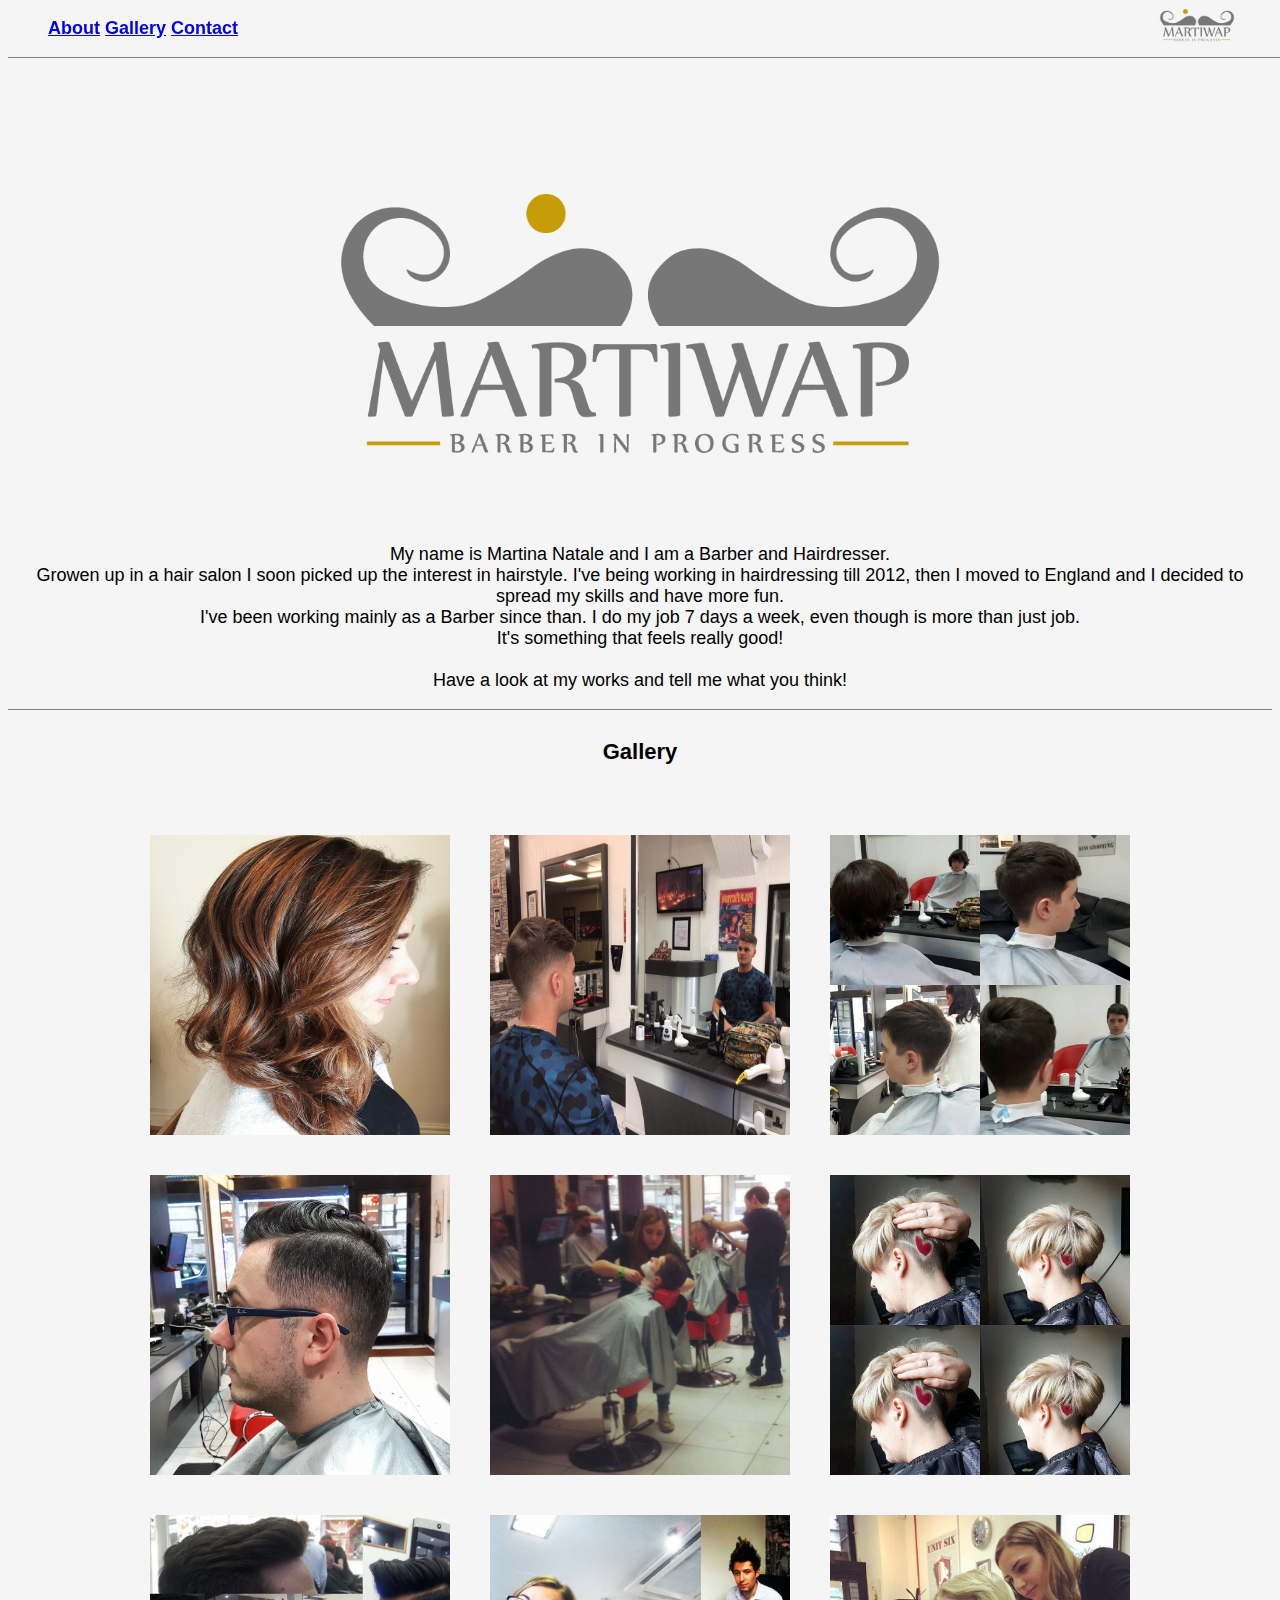
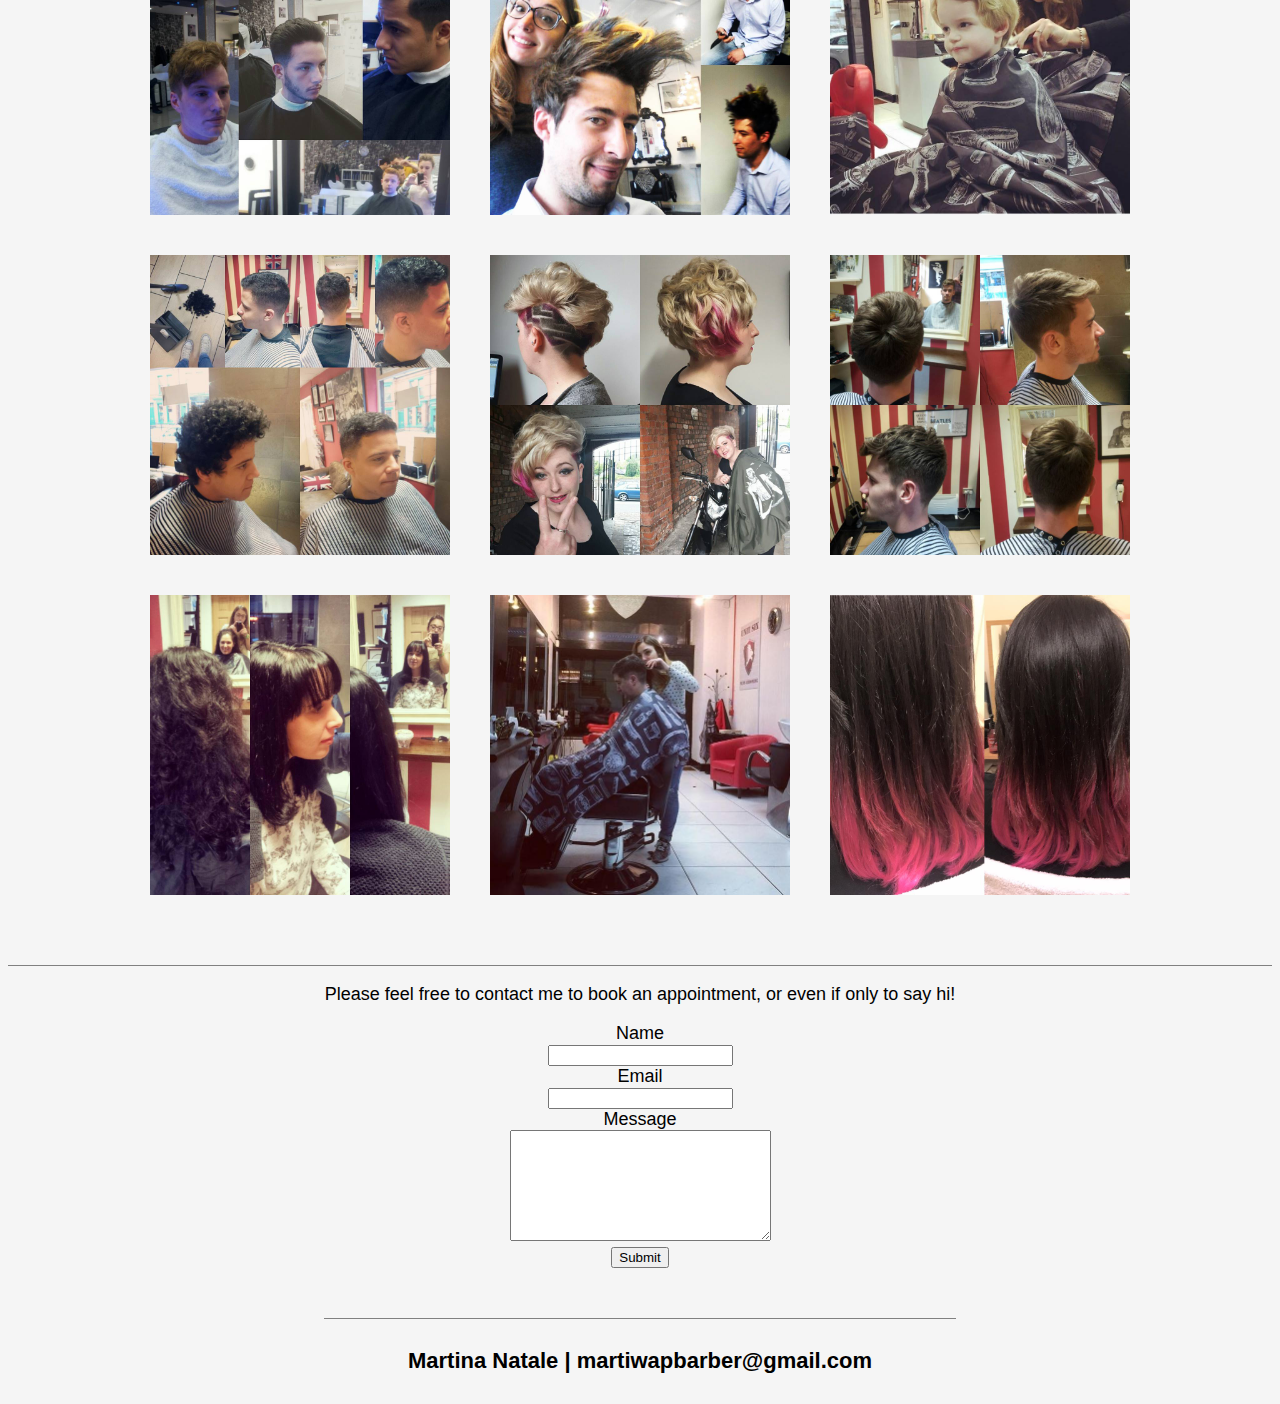
<file: barber/index.html>
<!DOCTYPE html>
<html lang="en">

<head>

	<meta charset="utf-8">
	<title>MartiWap Barber WebPage</title>
	<link rel="stylesheet" type="text/css" href="./css/style.css">

</head>

<body>

	<div class="header">
		<div class="nav">
			<ul>
				<li><a href="#about">About</a></li>
				<li><a href="#gallery">Gallery</a></li>
				<li><a href="#contact">Contact</a></li>
			</ul>
		</div>
		<img src="./resources/black-01.png" id="logo">
	</div>

	<button onclick="topFunction()" id="myBtn" title="Go to top">Back to Top</button>

	<div class="container">
		
		<img src="./resources/black-01.png" id="bigLogo">

		<div class="about" id="about">
			<p>My name is Martina Natale and I am a Barber and Hairdresser. 
			<br> Growen up in a hair salon I soon picked up the interest in hairstyle. I've being working in hairdressing till 2012, then I moved to England and I decided to spread my skills and have more fun. 
			<br> I've been working mainly as a Barber since than. I do my job 7 days a week, even though is more than just job.
			<br> It's something that feels really good! 
			<br>
			<br> Have a look at my works and tell me what you think!</p>
		</div>

		
		<h4>Gallery</h4>
		<br>

		<div class="gallery" id="gallery">	
			<img src="./resources/haircut/14608785_1773132209602224_7539604981378204098_o.jpg" class="item">
			<img src="./resources/haircut/20245423_1914283465487097_3660806388493141466_n.jpg" class="item">
			<img src="./resources/haircut/13606474_1735337066715072_4774649029540841369_n.jpg" class="item">
			<img src="./resources/haircut/12391038_1654680418114071_6502923384611050619_n.jpg" class="item">
			<img src="./resources/haircut/13087929_1709759732606139_3304384438457604835_n.jpg" class="item">
			<img src="./resources/haircut/12974300_1698123677103078_5014693397476754336_n.jpg" class="item">
			<img src="./resources/haircut/12002825_1629599223955524_5522287862927405540_n.jpg" class="item">
			<img src="./resources/haircut/11889562_1619839018264878_4476597308298854933_n.jpg" class="item">
			<img src="./resources/haircut/17861819_1865894646992646_6264880559272787291_n.jpg" class="item">
			<img src="./resources/haircut/12006132_1632460773669369_4410706840507985064_n.jpg" class="item">
			<img src="./resources/haircut/13263740_1714316658817113_8004522194866028730_n.jpg" class="item">
			<img src="./resources/haircut/12115425_1639557172959729_4039166890562989494_n.jpg" class="item">
			<img src="./resources/haircut/12096225_1636347353280711_1649509451441684299_n.jpg" class="item">
			<img src="./resources/haircut/15826403_1817962111785900_7451024894282634414_n.jpg" class="item">
			<img src="./resources/haircut/16998005_1844166222498822_6286763859028586143_n.jpg" class="item">
		</div>
	</div>

	<div class="footer">

		<div class="contact" id="form">
			<p>Please feel free to contact me to book an appointment, or even if only to say hi!</p>
			<div id="errors">
			</div>
			<form action="http://martiwap.dev/barber/contactForm.php" method="post" id="contact-form">
				<label for="name">Name </label><br>
				<input type="text" name="name" id="name"><br>

				<label for="email">Email </label><br>
				<input type="email" name="email" id="email"><br>

				<label for="message">Message</label><br>
				<textarea type="text" name="message" id="message" rows="7" cols="30"></textarea><br>

				<input type="submit" value="Submit"> 
					
			</form>
		</div>

		<div class="author">
			<h4> Martina Natale   |   martiwapbarber@gmail.com  </h4>
		</div>

	</div>

	<script src="//ajax.googleapis.com/ajax/libs/jquery/2.0.3/jquery.min.js"></script> 

	 <script>

        $(document).ready(function() {
            $('#contact-form').on('submit', function(e) {
                e.preventDefault();

                $.post($(this).attr('action'), {
                	"name": $('#name').val(),
        			"email": $('#email').val(),
    				"message": $('#message').val(),
    				"spoof": "test"
                }).done(function(res) {
                    window.location = 'http://www.google.com';
                }).fail(function() {
                    $('#errors').html('').append(res);
                });

                return false;
            });
        });
    </script>

    <script type="text/javascript">
    	// When the user scrolls down 20px from the top of the document, show the button
		window.onscroll = function() {scrollFunction()};

		function scrollFunction() {
		    if (document.body.scrollTop > 20 || document.documentElement.scrollTop > 20) {
		        document.getElementById("myBtn").style.display = "block";
		    } else {
		        document.getElementById("myBtn").style.display = "none";
		    }
		}

		// When the user clicks on the button, scroll to the top of the document
		function topFunction() {
		    document.body.scrollTop = 0; // For Chrome, Safari and Opera 
		    document.documentElement.scrollTop = 0; // For IE and Firefox
		}
    </script>

</body>
</html>
</file>
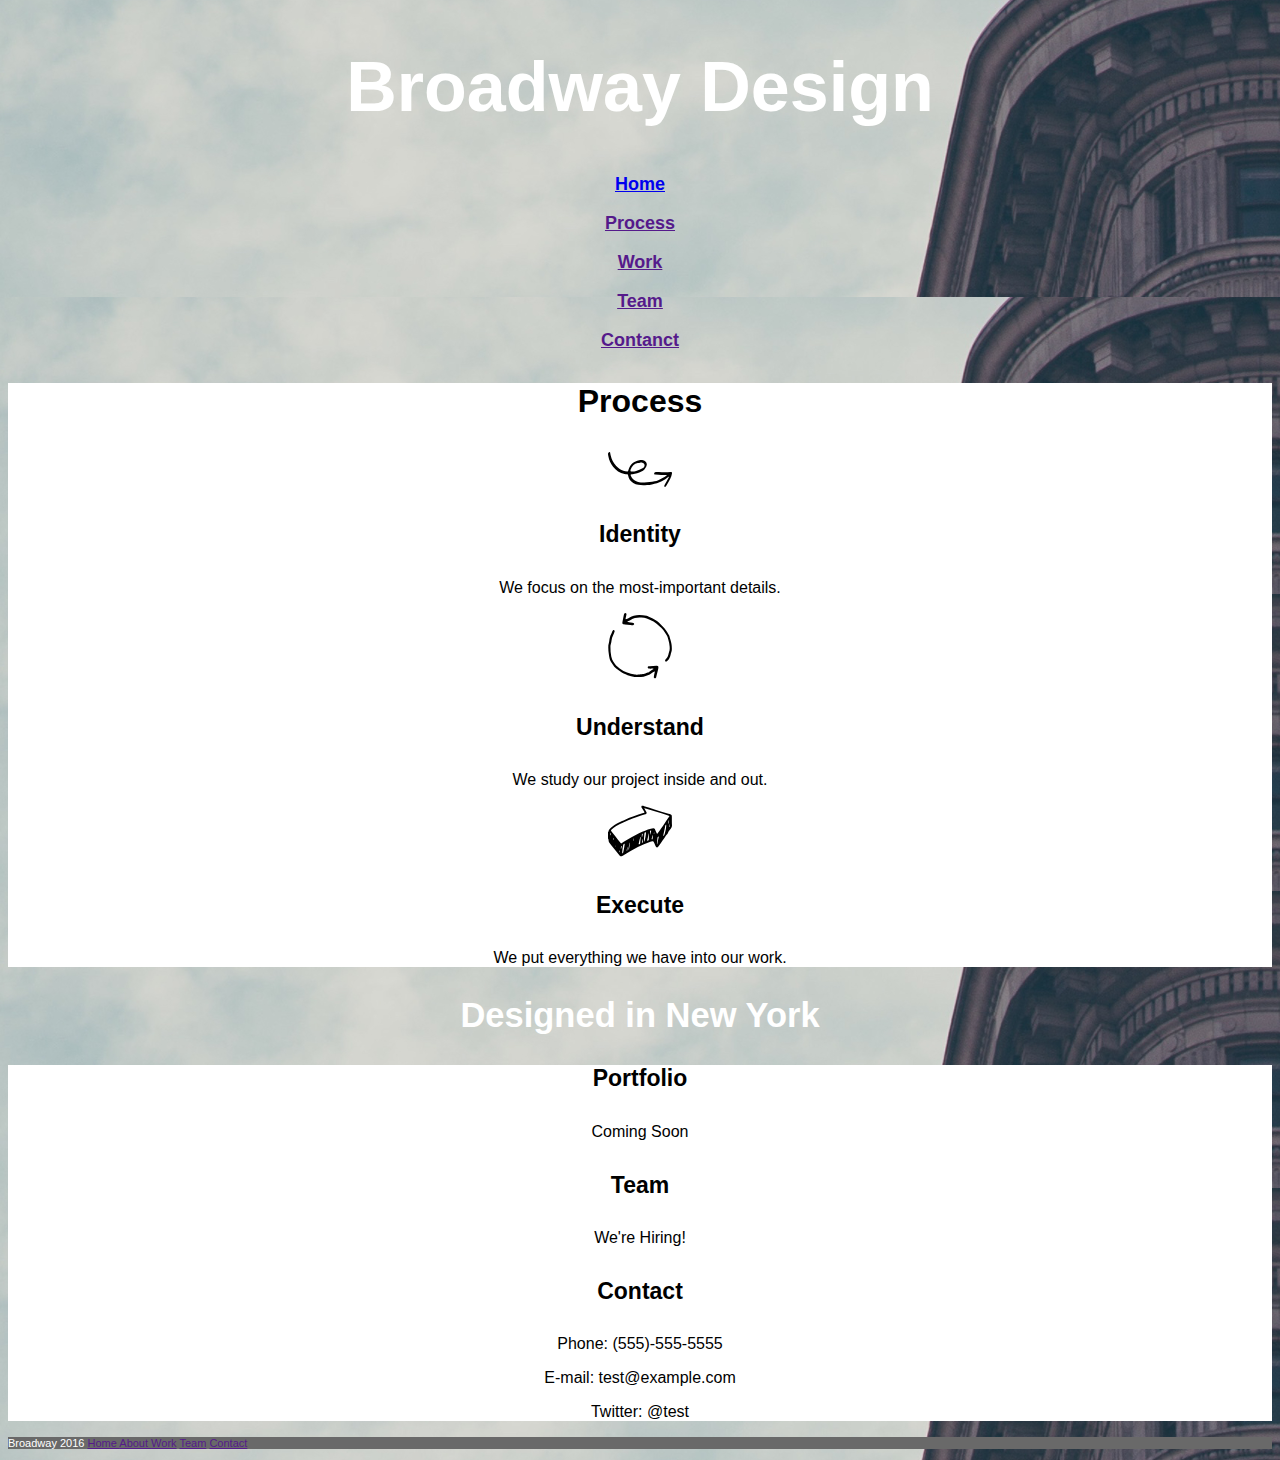
<file: broadwayDesign/index.html>
<!DOCTYPE html>
<html lang="en">
<head>

	<meta charset="utf-8">
	<title>BroadwayDesign</title>
	<link rel="stylesheet" type="text/css" href="css/style.css">

</head>
<body>

	<div class="header">
		<h1>Broadway Design</h1>
		<nav>
			<p><a href="index.html">Home</a></p>
			<p><a href="">Process</a></p>
			<p><a href="">Work</a></p>
			<p><a href="">Team</a></p>
			<p><a href="">Contanct</a></p>
		</nav>
	</div>

	<div class="container">
		<h3>Process</h3>
		<img src="./resources/identify.svg" id="curlyArrow">
		<h4>Identity</h4>
		<p>We focus on the most-important details.</p>
		<img src="./resources/understand.svg" id="roundArrow">
		<h4>Understand</h4>
		<p>We study our project inside and out.</p>
		<img src="./resources/execute.svg" id="dirArrow">
		<h4>Execute</h4>
		<p>We put everything we have into our work.</p>
	</div>

	<div class="subHeader">
		<h2>Designed in New York</h2>		
	</div>

	<div class="container">
		<h4>Portfolio</h4>
		<p>Coming Soon</p>
		<h4>Team</h4>
		<p>We're Hiring!</p>
		<h4>Contact</h4>
		<p>Phone: (555)-555-5555</p>
		<p>E-mail: test@example.com</p>
		<p>Twitter: @test</p>
	</div>

	<div class="footer">
		<p>Broadway 2016 
		<a href="">Home </a>
		<a href="">About </a>
		<a href="">Work</a>
		<a href="">Team</a>
		<a href="">Contact</a>
		</p>
	</div>

</body>
</html>
</file>
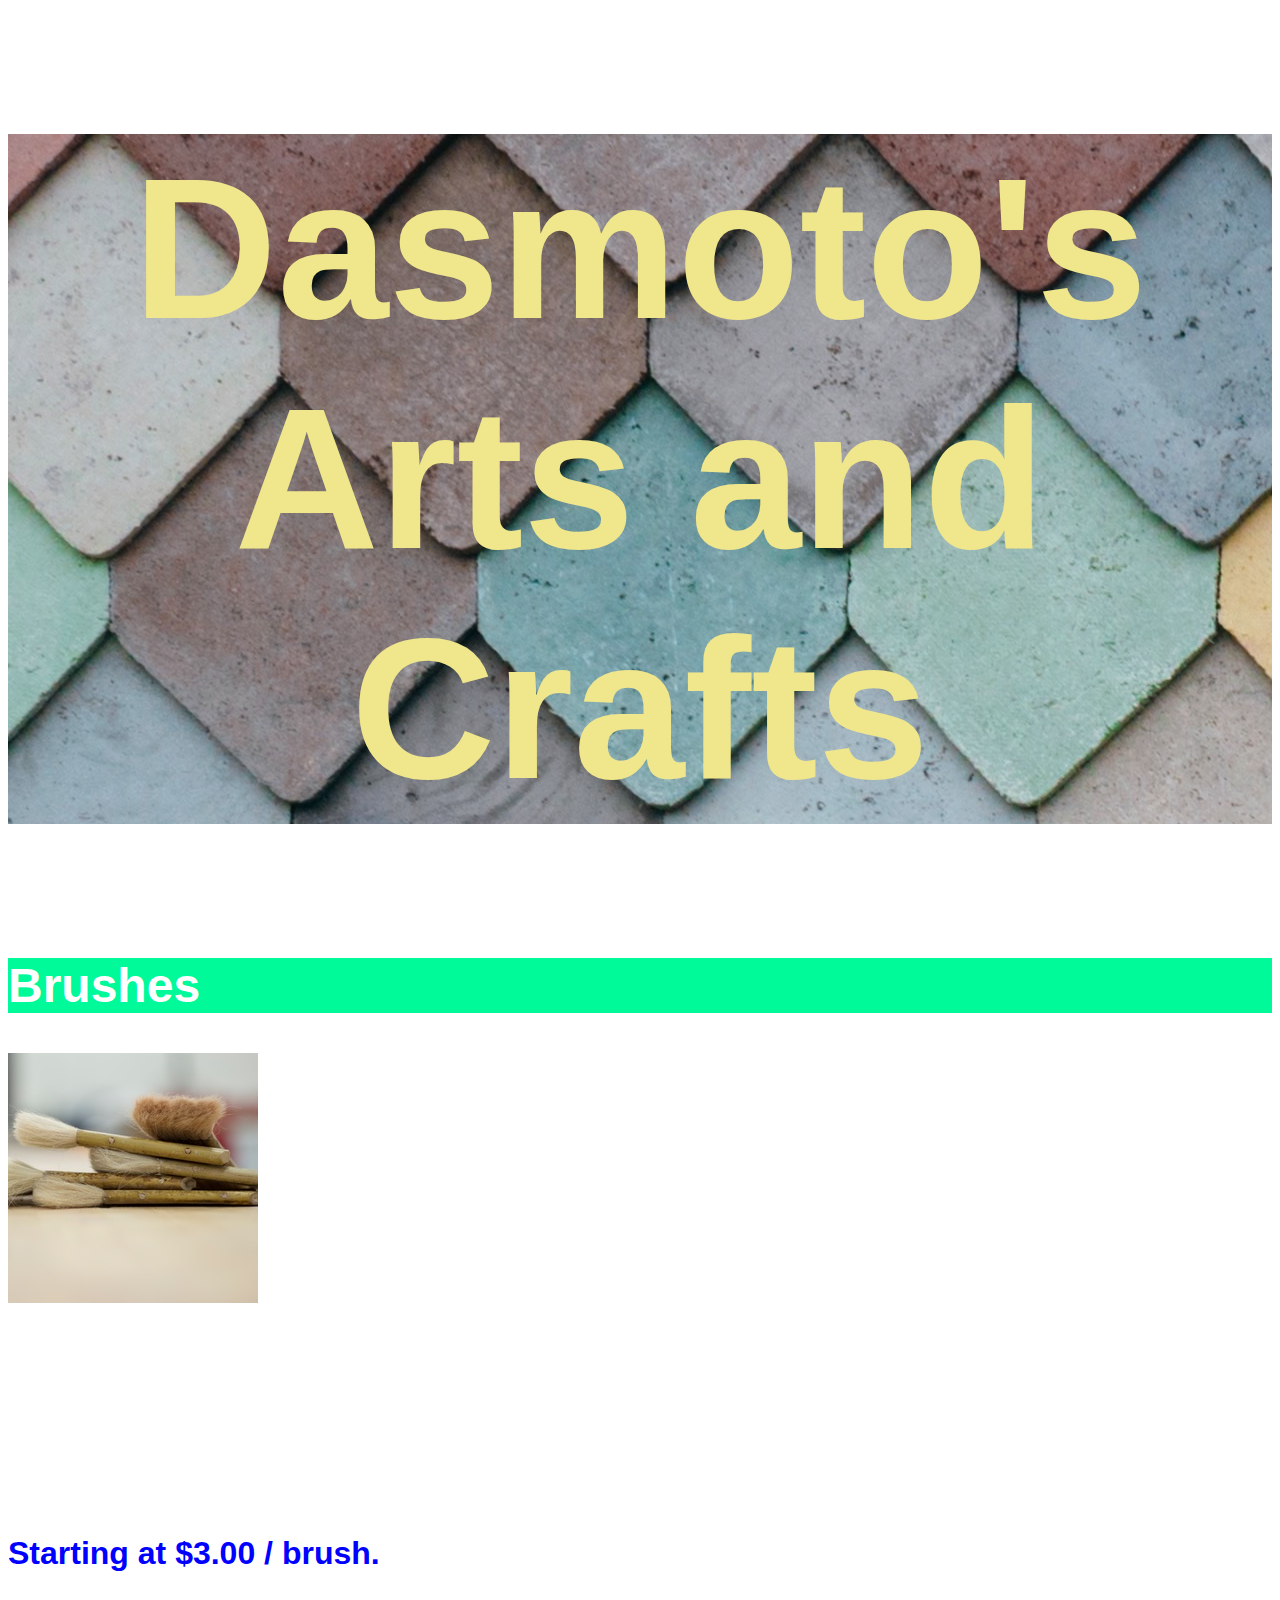
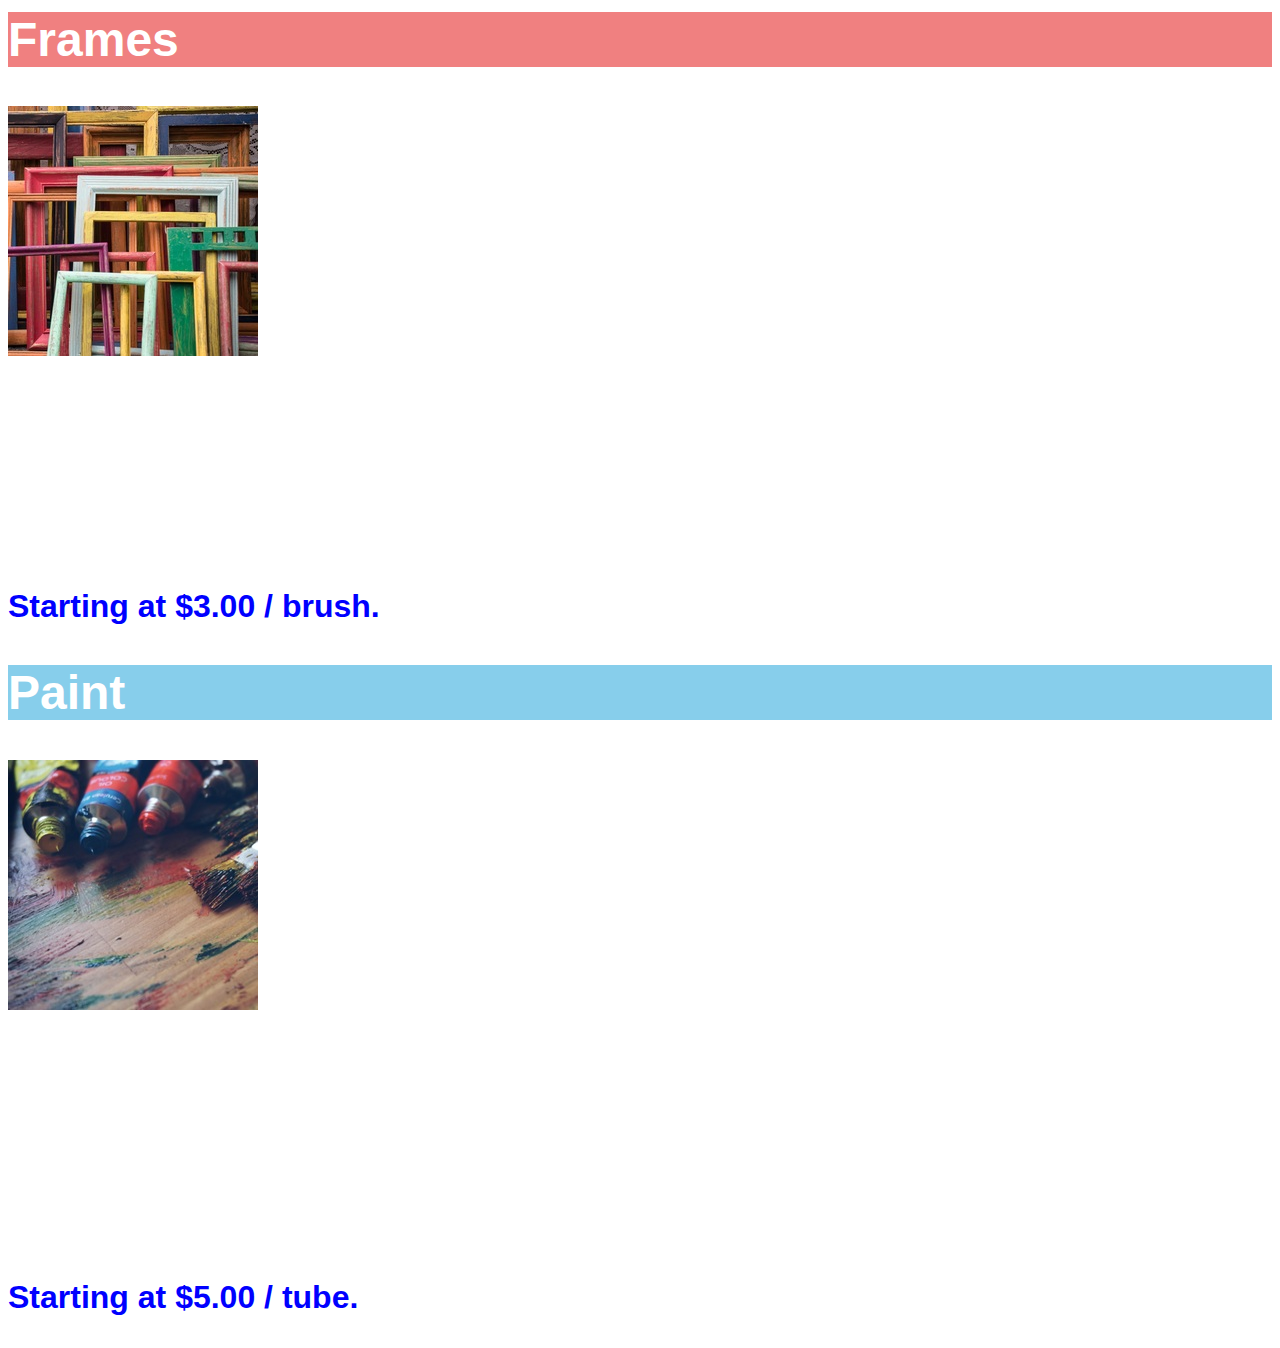
<file: dasmoto/index.html>
<!DOCTYPE html>
<html>
<head>

	<meta charset="utf-8">
	<title>Dasmoto's Arts and Crafts</title>
	<link rel="stylesheet" type="text/css" href="./css/style.css">

</head>
<body>

	<div class="header">
		<h1>Dasmoto's Arts and Crafts</h1>
	</div>

	<div class="item">
		<h2 id="Brushes">Brushes</h2>
		<img src="./resources/hacksaw.jpeg">
		<h3>Hacksaw Brushes</h3>
		<p> Made of the highest quality oak, Hacksaw brushes are known for their weight and ability to hold paint in large amounts. Available in different sizes. <strong><p class="price">Starting at $3.00 / brush.</p></strong></p>
	</div>

	<div class="item">
		<h2 id="Frames">Frames</h2>
		<img src="./resources/frames.jpeg">
		<h3>Hacksaw Brushes</h3>
		<p> Made of the highest quality oak, Hacksaw brushes are known for their weight and ability to hold paint in large amounts. Available in different sizes. <strong><p class="price">Starting at $3.00 / brush.</p></strong></p>
	</div>

	<div class="item">
		<h2 id="Paint">Paint</h2>
		<img src="./resources/finnish.jpeg">
		<h3>Clean Finnish Paint</h3>
		<p> Imported paint from Finland. Over 256 colors available in-store, varying in quantity (1 oz. to 8 oz.). Clean Finnish paint microbinds to canvas, increasing the finish and longevity of any artwork. <strong><p class="price">Starting at $5.00 / tube.</p></strong></p>
	</div>

</body>
</html>
</file>
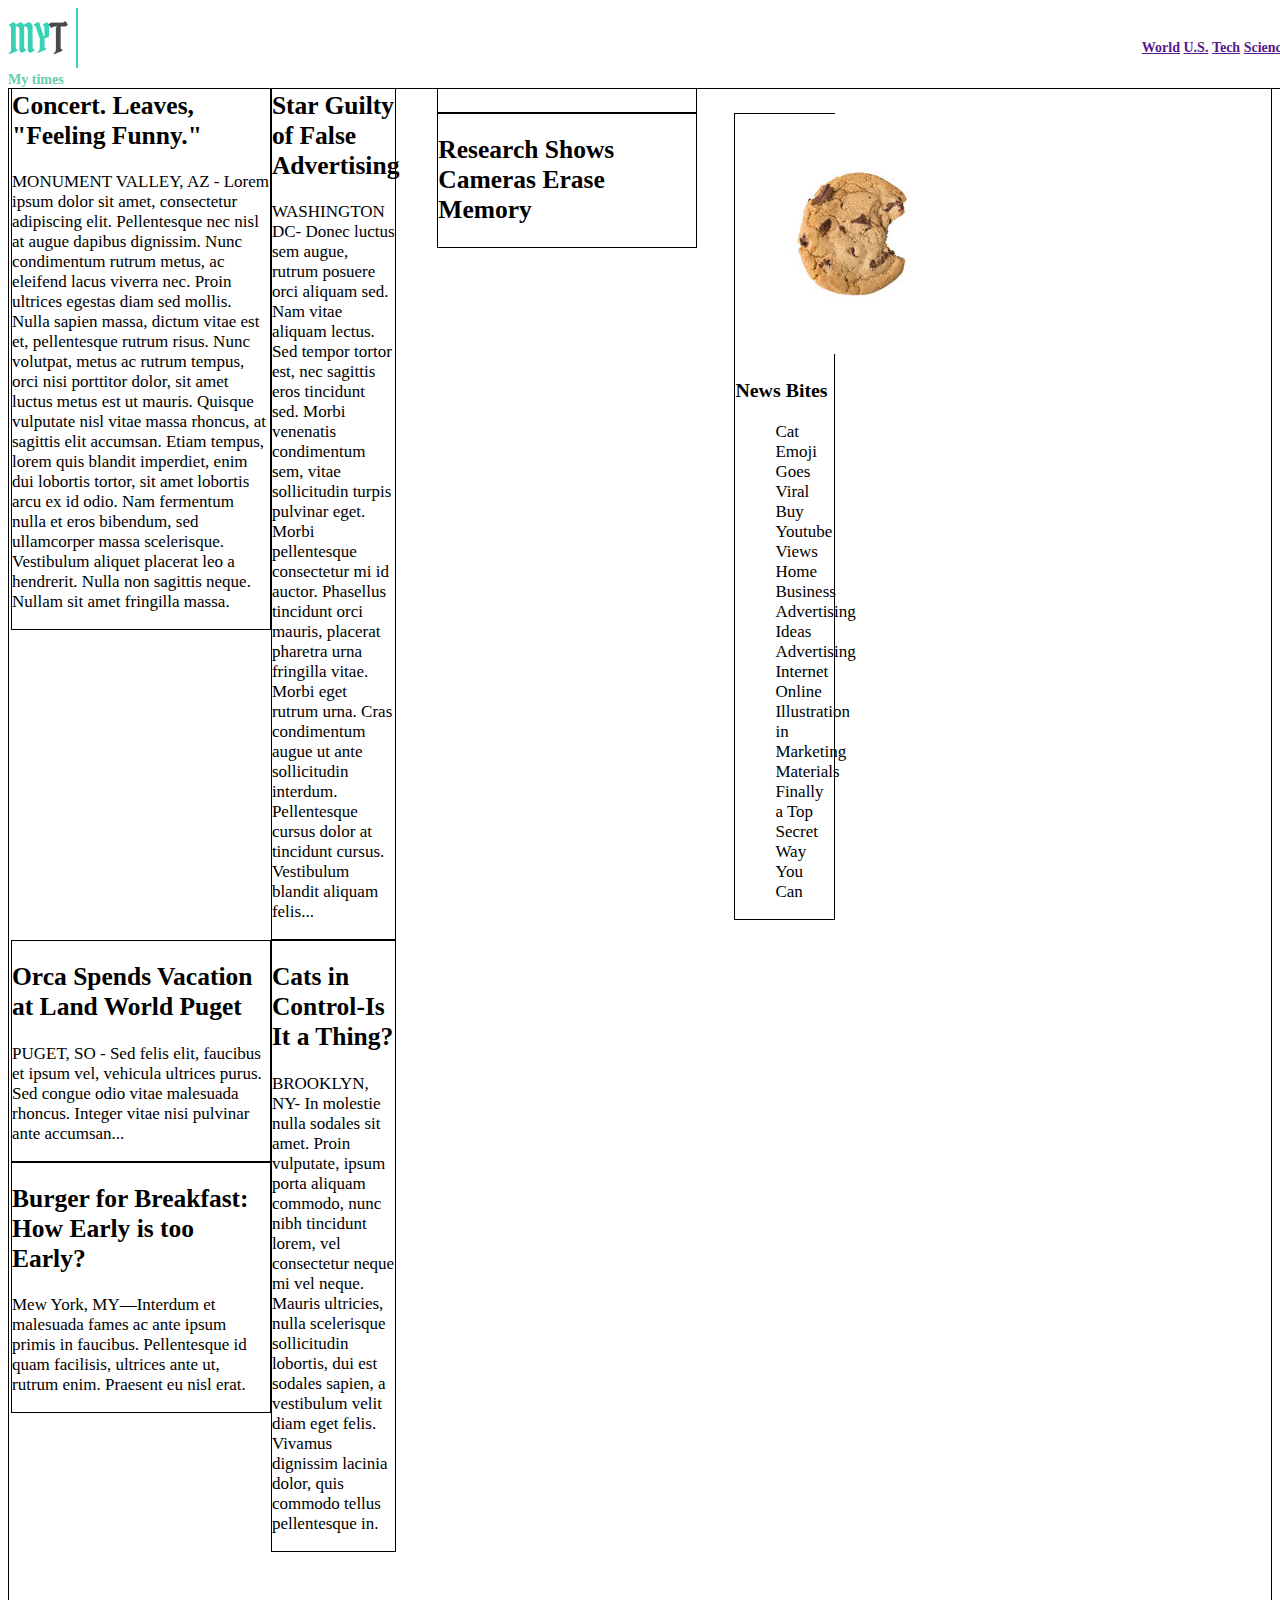
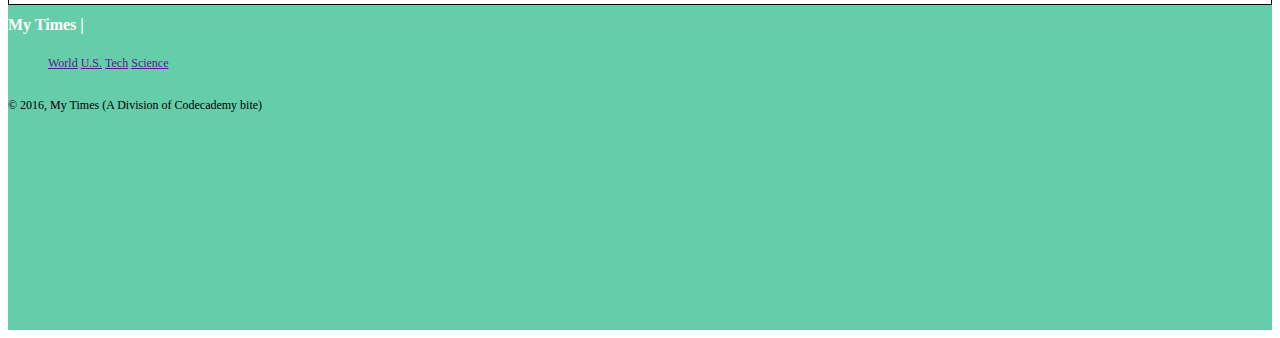
<file: myTimes/index.html>
<!DOCTYPE html>
<html lang="en">

<head>

	<meta charset="utf-8">
	<title>My times</title>
	<link rel="stylesheet" type="text/css" href="./css/style.css">

</head>

<body>

	<div class="header">
		<div class="logo">
			<img src="./resources/img-myt-logo.jpg" id="logo">
			<span>My times</span>
		</div>

	<nav >
		<ul>
			<li><a href="">World</a></li>
			<li><a href="">U.S.</a></li>
			<li><a href="">Tech</a></li>
			<li><a href="">Science</a></li>
		</ul>
	</nav>
	</div>

	<div class="container">
		<div class="column large">
			<h2 id="headlineLead">Mother of Three Buys Tuna Steak at Phish Concert. Leaves, "Feeling Funny."</h2>
			<p>
				MONUMENT VALLEY, AZ - Lorem ipsum dolor sit amet, consectetur adipiscing elit. Pellentesque nec nisl at augue dapibus dignissim. Nunc condimentum rutrum metus, ac eleifend lacus viverra nec. Proin ultrices egestas diam sed mollis. Nulla sapien massa, dictum vitae est et, pellentesque rutrum risus. Nunc volutpat, metus ac rutrum tempus, orci nisi porttitor dolor, sit amet luctus metus est ut mauris. Quisque vulputate nisl vitae massa rhoncus, at sagittis elit accumsan. Etiam tempus, lorem quis blandit imperdiet, enim dui lobortis tortor, sit amet lobortis arcu ex id odio. Nam fermentum nulla et eros bibendum, sed ullamcorper massa scelerisque. Vestibulum aliquet placerat leo a hendrerit. Nulla non sagittis neque. Nullam sit amet fringilla massa.
			</p>
		</div>
	
		<div class="column medium">
			<h2 id="fbi">FBI Finds Action Star Guilty of False Advertising</h2>
			<p>
				WASHINGTON DC- Donec luctus sem augue, rutrum posuere orci aliquam sed. Nam vitae aliquam lectus. Sed tempor tortor est, nec sagittis eros tincidunt sed. Morbi venenatis condimentum sem, vitae sollicitudin turpis pulvinar eget. Morbi pellentesque consectetur mi id auctor. Phasellus tincidunt orci mauris, placerat pharetra urna fringilla vitae. Morbi eget rutrum urna. Cras condimentum augue ut ante sollicitudin interdum. Pellentesque cursus dolor at tincidunt cursus. Vestibulum blandit aliquam felis...
			</p>
		</div>

		<div class="column large">
			<h2 id="orca">Orca Spends Vacation at Land World Puget</h2>
			<p>
				PUGET, SO - Sed felis elit, faucibus et ipsum vel, vehicula ultrices purus. Sed congue odio vitae malesuada rhoncus. Integer vitae nisi pulvinar ante accumsan...
			</p>
		</div>

		<div class="column large">
			<h2 id="burger">Burger for Breakfast: How Early is too Early?</h2>
			<p>
				Mew York, MY—Interdum et malesuada fames ac ante ipsum primis in faucibus. Pellentesque id quam facilisis, ultrices ante ut, rutrum enim. Praesent eu nisl erat.
			</p>
		</div>

		<div class="column medium">
			<h2 id="cats">Cats in Control-Is It a Thing?</h2>
			<p>
				BROOKLYN, NY- In molestie nulla sodales sit amet. Proin vulputate, ipsum porta aliquam commodo, nunc nibh tincidunt lorem, vel consectetur neque mi vel neque. Mauris ultricies, nulla scelerisque sollicitudin lobortis, dui est sodales sapien, a vestibulum velit diam eget felis. Vivamus dignissim lacinia dolor, quis commodo tellus pellentesque in.
			</p>
		</div>

		<div class="column large">
			<h2 id="earth">Earth Spins Backwards for 2017</h2>
		</div>

		<div class="column large">
			<h2 id="resaerch">Research Shows Cameras Erase Memory</h2>
		</div>

	<div class="sidebar column small">
		<img src="./resources/img-news-bite.png">
		<h3>News Bites</h3>
		<ul>
			<li>Cat Emoji Goes Viral</li>
			<li>Buy Youtube Views</li>
			<li>Home Business Advertising Ideas</li>
			<li>Advertising Internet Online</li>
			<li>Illustration in Marketing Materials</li>
			<li>Finally a Top Secret Way You Can</li>
		</ul>
	</div>
	</div>

	<div class="footer">
		<h1>My Times | </h1>
		<ul>
			<li><a href="">World</a></li>
			<li><a href="">U.S.</a></li>
			<li><a href="">Tech</a></li>
			<li><a href="">Science</a></li>
		</ul>
			<p>
				<br>
				© 2016, My Times (A Division of Codecademy bite)
			</p>
	</div>

</body>
</html>
</file>
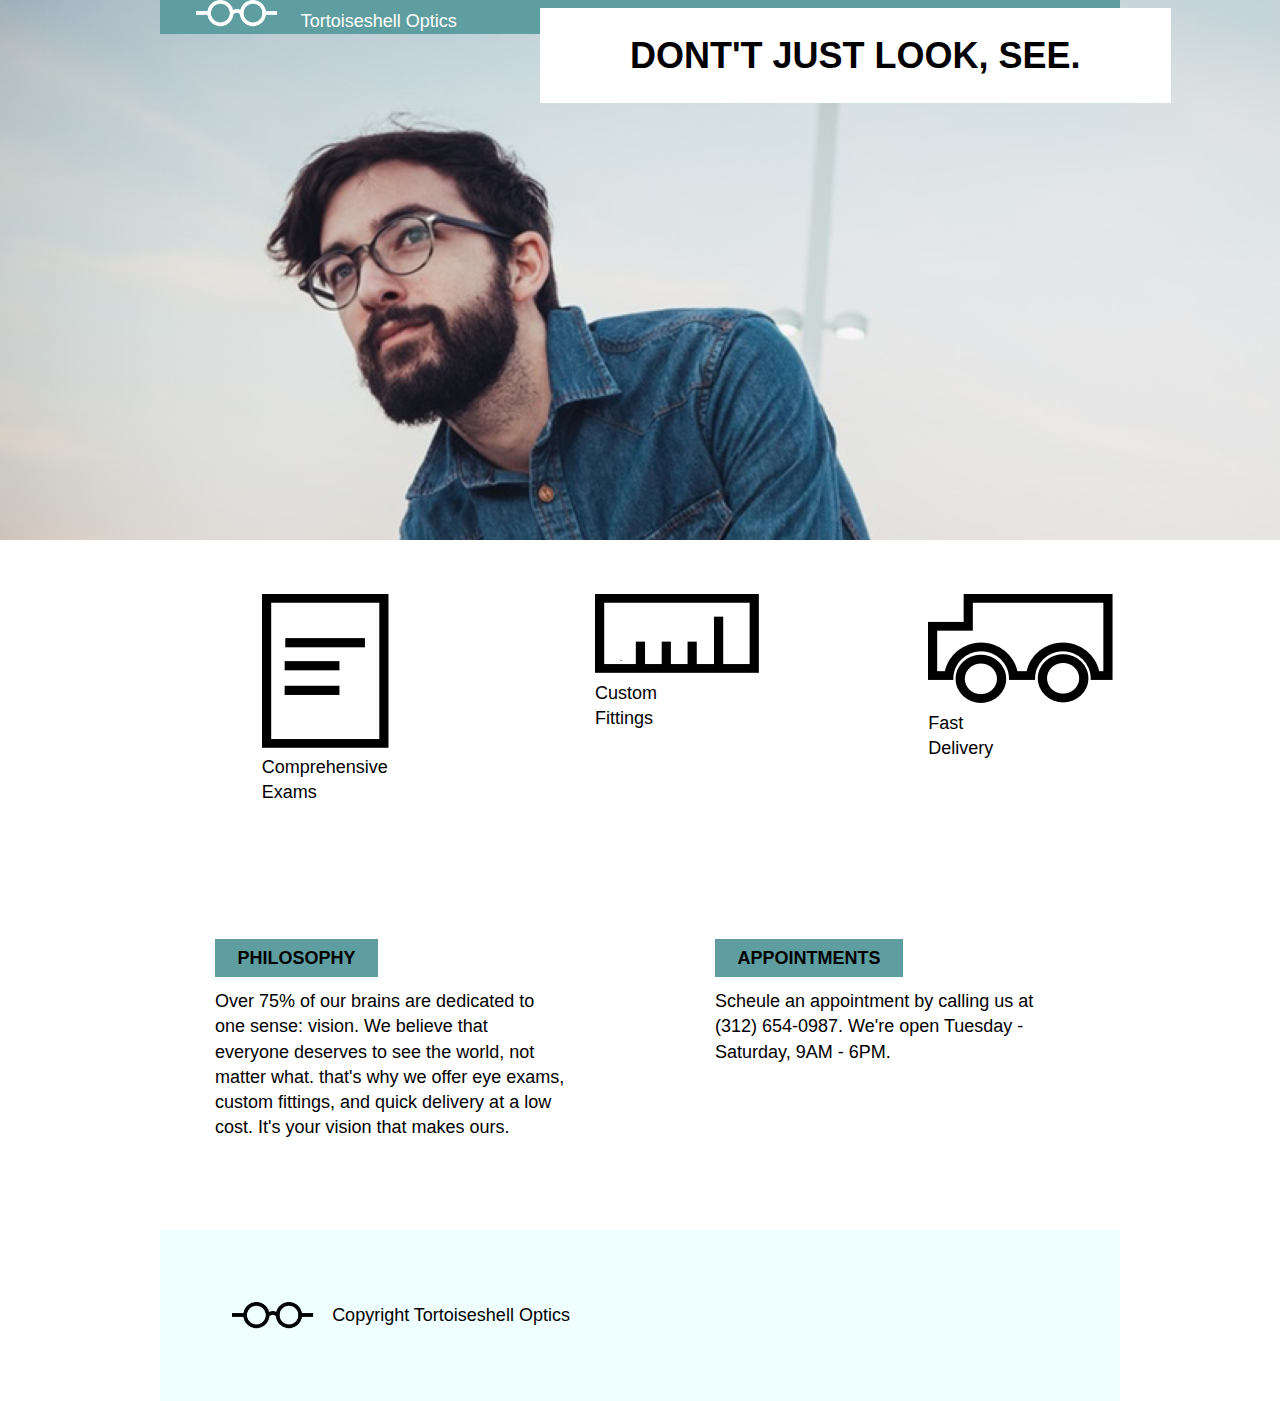
<file: tortoiseshellOptics/index.html>
<!DOCTYPE html>
<html lang="en">

<head>

	<meta charset="utf-8">
	<title>Optics Tortoiseshell</title>
	<link rel="stylesheet" type="text/css" href="css/reset.css">
	<link rel="stylesheet" type="text/css" href="css/style.css">

</head>

<body>

	<div class="mainHead">

		<div class="header">
			<div class="logo">		
				<img src="./resources/logo-white.png" id="logo">
				<span>Tortoiseshell Optics</span>
			</div>
			<div class="menu">Menu</div>
			<div class="topNav">
				<nav>
					<ul>
						<li>Services</li>
						<li>Products</li>
						<li>Contact</li>
					</ul>
				</nav>
			</div>
		</div>

			<div class="spot">
				<span id="spot">DONT'T JUST LOOK, SEE.</span>
			</div>
	</div>

	<div class="container">
		<div class="Services">
			<div class="item">
				<img src="./resources/paper-icon.png">
				<span class="description">Comprehensive Exams</span>
			</div>
			<br>
			<div class="item">
				<img src="./resources/ruler-icon.png">
				<span class="description">Custom Fittings</span>
			</div>
			<br>
			<div class="item">
				<img src="./resources/truck-icon.png">
				<span class="description">Fast Delivery</span>
			</div>
		</div>

		<div class="furtherInfo">
			<div class="info philosophy">
				<span>PHILOSOPHY</span>
				<br>
				<p>Over 75% of our brains are dedicated to one sense: vision. We believe that everyone deserves to see the world, not matter what. that's why we offer eye exams, custom fittings, and quick delivery at a low cost. It's your vision that makes ours.</p>
			</div>
			<div class="info appointments">
				<span>APPOINTMENTS</span>
				<br>
				<p>Scheule an appointment by calling us at (312) 654-0987. We're open Tuesday - Saturday, 9AM - 6PM.</p>
			</div>
		</div>
	</div>

	<div class="footer">
		<img src="./resources/logo-black.png" id="logoBottom">
		<span class="copyright">Copyright Tortoiseshell Optics</span>
	</div>
</body>

</html>
</file>
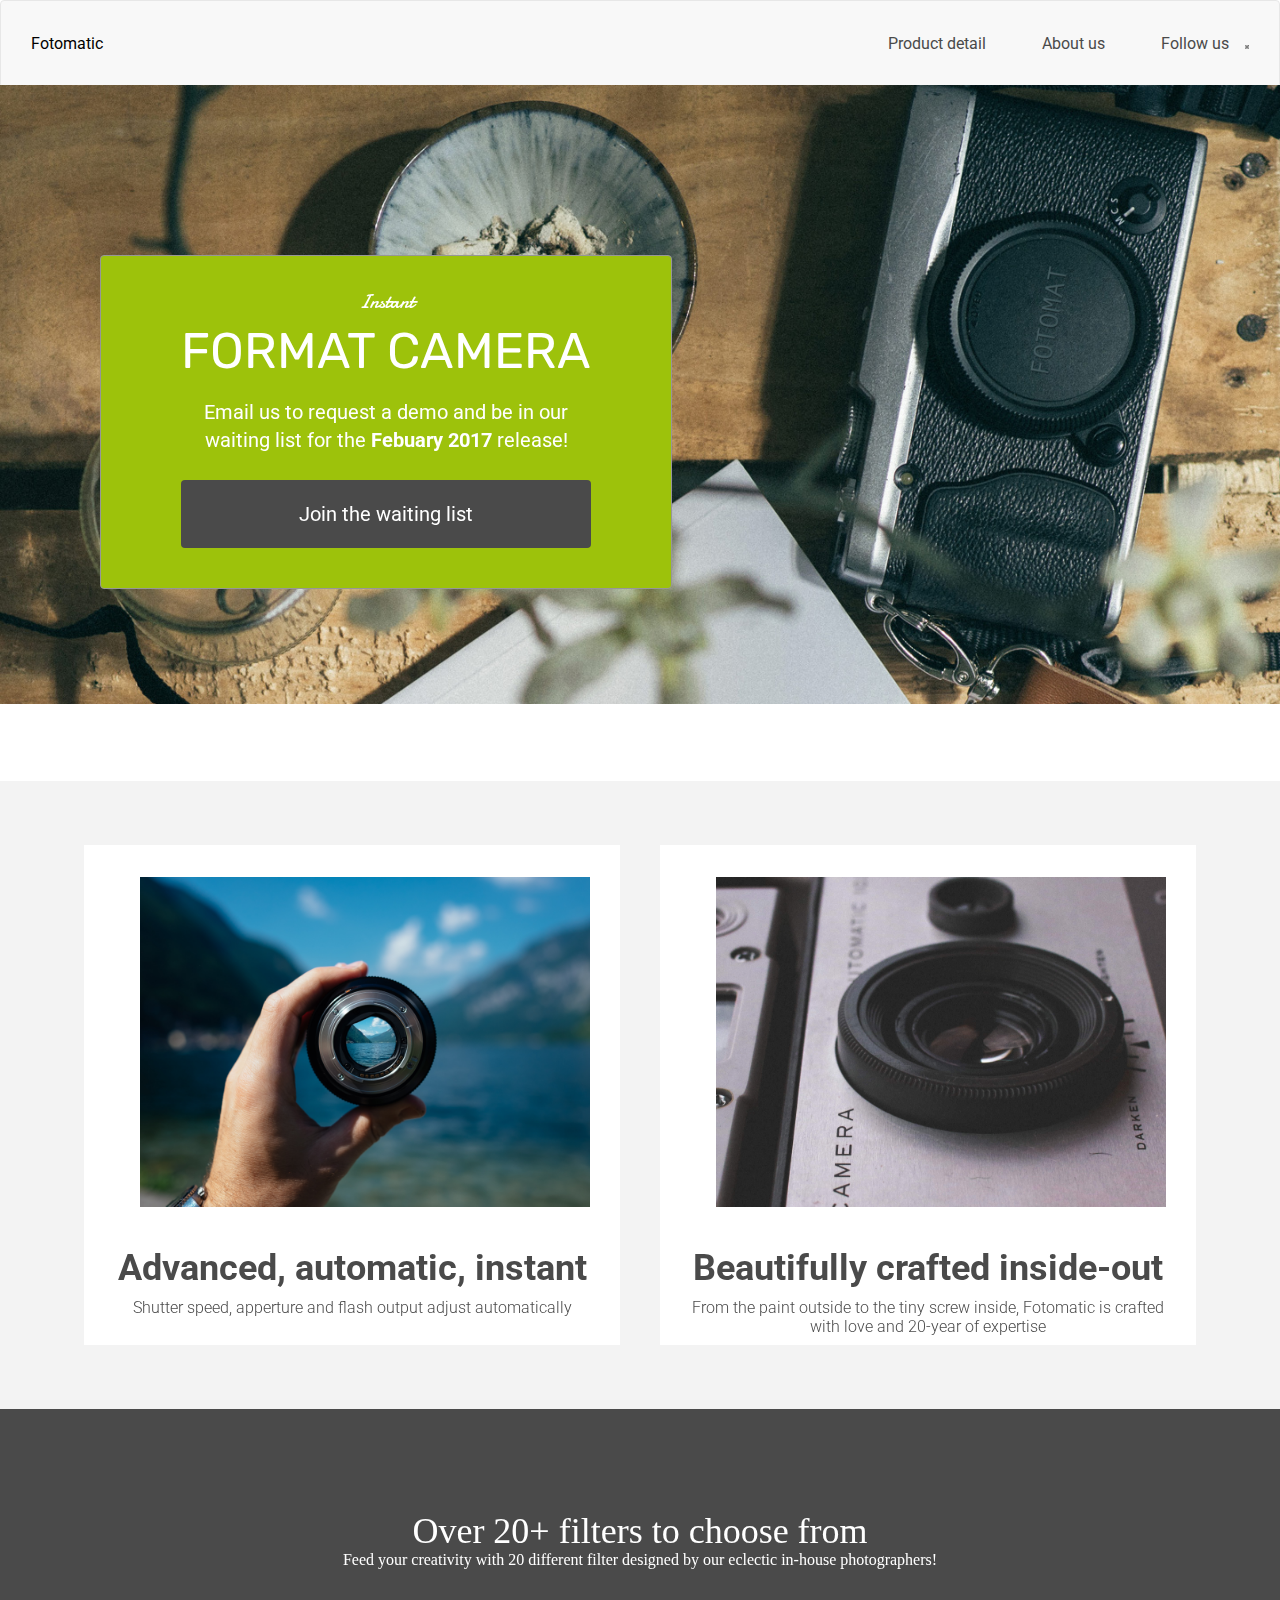
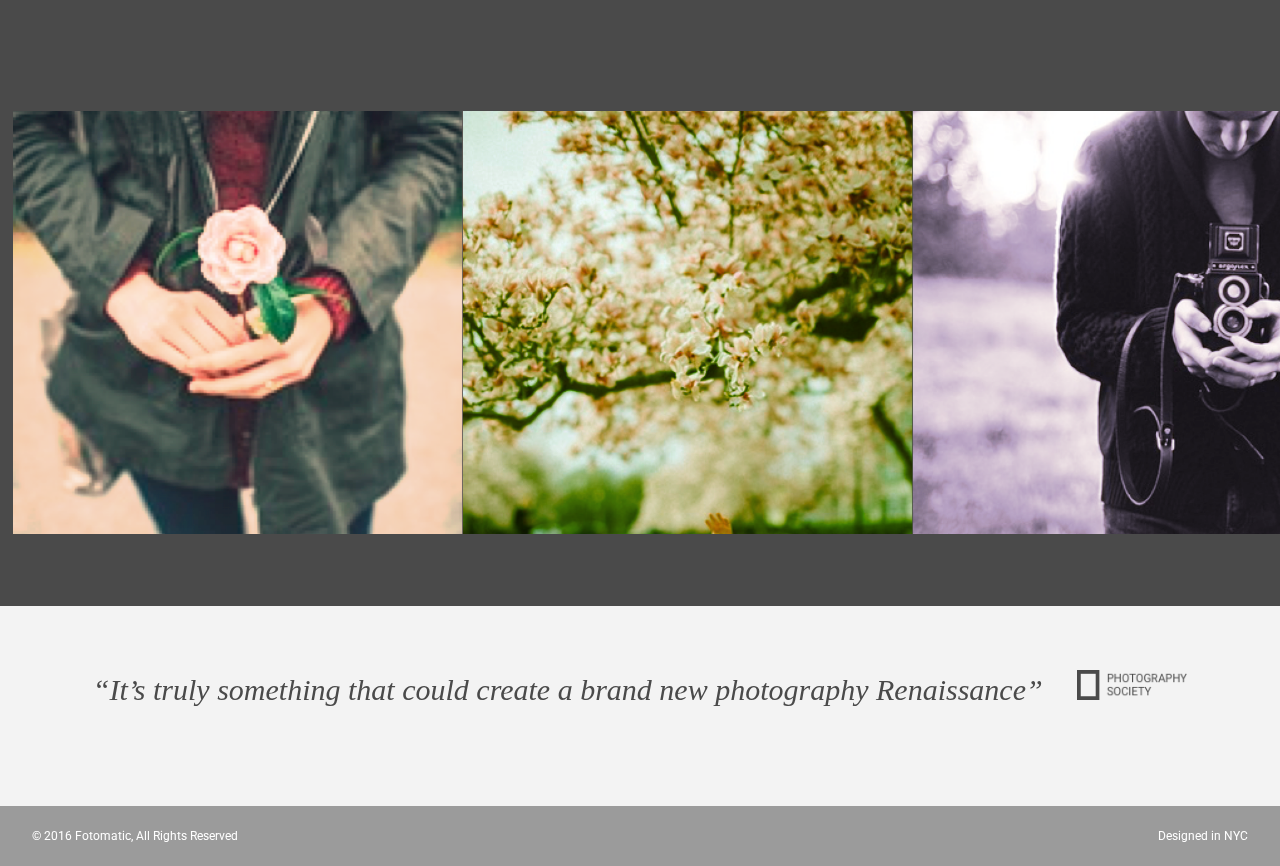
<file: fotomatic/F1C1_start/index.html>
<!DOCTYPE html>
<html>
<head>
  <link href="https://fonts.googleapis.com/css?family=Damion" rel="stylesheet">
  <link href="https://fonts.googleapis.com/css?family=Rubik" rel="stylesheet">
  <link href="https://fonts.googleapis.com/css?family=Roboto:300,400,600,700" rel="stylesheet">
  <link rel="stylesheet" href="https://maxcdn.bootstrapcdn.com/bootstrap/3.3.7/css/bootstrap.min.css" integrity="sha384-BVYiiSIFeK1dGmJRAkycuHAHRg32OmUcww7on3RYdg4Va+PmSTsz/K68vbdEjh4u" crossorigin="anonymous">
  <link rel="text/javascript" href="main.js">
  <link rel="stylesheet" href="./resources/css/reset.css">
  <link rel="stylesheet" type="text/css" href="./resources/css/style.css">
</head>
<body>
  <!-- Header -->
  <header>
    <div class="content navbar navbar-default">
      <a href="index.html" class="desktop logo">Fotomatic</a>
      <nav class="desktop">
        <ul>
          <li><a href="#">Product detail</a></li>
          <li><a href="#">About us</a></li>
          <li><a href="https://www.instagram.com/">Follow us <img class="icon" src="./resources/images/instagram.png"></a></li>
        </ul>
      </nav>
      <nav class="mobile">
        <ul>
          <li><a href="#"><img src="./resources/images/ic-logo.svg"></a></li>
          <li><a href="#"><img src="./resources/images/ic-product-detail.svg"></a></li>
          <li><a href="#"><img src="./resources/images/ic-about-us.svg"></a></li>
          <li><a href="#" class="button btn btn-primary">Join us</a></li>
        </ul>
      </nav>
    </div>
  </header>

  <!-- Main Content -->
  <div class="main-content">

    <!-- Sign Up Section -->
    <div id="sign-up-section" class="banner">
      <div id="sign-up-cta">
        <div class="content center">
          <div class="header">
            <h2 class="cursive">Instant</h2>
            <h1 class="striking">FORMAT CAMERA</h1>
          </div>
          <div class="email">
            <span>
              Email us to request a demo and be in our waiting list for the <strong>Febuary 2017</strong> release!
            </span>
            <div class="button">Join the waiting list</div>
          </div>
        </div>
      </div>
    </div>

    <!-- Features Section -->
    <div id="features-section">
      <div class="feature">
        <div class="center">
          <div class="image-container">
            <img src="./resources/images/feature-1.png" />
          </div>
          <div class="content">
            <h2>Advanced, automatic, instant</h2>
            <h3>Shutter speed, apperture and flash output adjust automatically</h3>
          </div>
        </div>
      </div>
      <div class="feature">
        <div class="center">
          <div class="image-container">
            <img src="./resources/images/feature-2.png" />
          </div>
          <div class="content">
            <h2>Beautifully crafted inside-out</h2>
            <h3>From the paint outside to the tiny screw inside, Fotomatic is crafted with love and 20-year of expertise</h3>
          </div>
        </div>
      </div>
    </div>

    <!-- Filters Section -->
    <div id="filters-section">
      <div class="content center">
        <h2>Over 20+ filters to choose from</h2>
        <h3>Feed your creativity with 20 different filter designed by our eclectic in-house photographers!</h3>
      </div>
      <div class="images-container">
        <div class="image-container">
          <img src="./resources/images/filter-1.png" />
        </div>
        <div class="image-container">
          <img src="./resources/images/filter-2.png" />
        </div>
        <div class="image-container">
          <img src="./resources/images/filter-3.png" />
        </div>
        <div class="image-container extra">
          <img src="./resources/images/filter-4.png" />
        </div>
      </div>
    </div>

    <!-- Quotes Section -->
    <div id="quotes-section">
      <div class="content center">
        <span class="quote">“It’s truly something that could create a brand new photography Renaissance”</span>
        <img class="quote-citation" src="./resources/images/photography-logo.png" />
      </div>
    </div>

    <!-- Footer -->
    <footer>
      <div class="content">
        <span class="copyright">© 2016  Fotomatic, All Rights Reserved</span>
        <span class="location">Designed in NYC</span>
      </div>
    </footer>

  </div>
</body>
</html>
</file>
<file: barber/css/style.css>
/* Universal */

html {
	background-color: rgb(245,245,245);
}

body {
	font-family: 'Roboto Condensed', sans-serif;
	font-size: 18px;
}


/* Header and logo */

.header {
	display: flex;
	width: 100%;
	position: fixed;
	top: 0;
	border-bottom: 1px solid grey;
	justify-content: space-between;
	background-color: rgba(245,245,245, 0.9);
}

.nav li {
	display: inline-flex;
	list-style-type: none;
	font-weight: bold;
	color: black;
	margin: 0 auto; 
}

.nav li:hover {
	color: darkblue;
}

.nav li:visited {
	color: black;
}

#logo {
	height: 50px;
	padding-right: 3rem;
}


/* Back to top button */

#myBtn {
  display: none; /* Hidden by default */
  position: fixed; /* Fixed/sticky position */
  bottom: 20px; /* Place the button at the bottom of the page */
  right: 30px; /* Place the button 30px from the right */
  z-index: 99; /* Make sure it does not overlap */
  border: none; /* Remove borders */
  outline: none; /* Remove outline */
  background-color: grey; /* Set a background color */
  color: white; /* Text color */
  cursor: pointer; /* Add a mouse pointer on hover */
  padding: 15px; /* Some padding */
  border-radius: 10px; /* Rounded corners */
}

#myBtn:hover {
  background-color: #555; /* Add a dark-grey background on hover */
}


/* Container and Gallery */

.container {
	display: inline;
}

#bigLogo {
	display: block;
	padding-top: 7rem;
	width: 55%;
	height: auto;
	margin: auto;
}

.about {
	text-align: center;
	align-items: center;
	margin: auto;
	border-bottom: 1px solid grey;
}

@media only screen and (max-width: 760px) {
	.about {
		padding-left: 2.5rem;
		padding-right: 2.5rem;
	}
}

h4 {
	text-align: center;
	font-size: 22px;
}

.gallery {
	display: flex;
    flex-wrap: wrap;
    justify-content: center;
    width: 100%;
    margin: 0 auto;
    padding-bottom: 50px;
	border-bottom: 1px solid grey;
}

.item {
	width: 300px;
	height: 300px;
	padding: 20px;
	transition: all 0.75s linear 0.2s;
}

.item:hover {
	width: 400px;
	height: 400px;
}


/* Contact form and footer */

.footer {
	height: 200px;
	display: inline;
}

.contact {
	padding-bottom: 1.75em;
	border-bottom: 1px solid grey;
	width: 50%;
}
.contact h4 {
	text-align: center;
	font-size: 18px;
}

#form {
	text-align: center;
	flex-wrap: wrap;
    justify-content: center;
    margin: auto;
    padding-bottom: 50px;
}
</file>
<file: broadwayDesign/css/style.css>
html {
	font-family: Helvetica;
	text-align: center;
	background-image: url(the-flatiron-building.png);
}

.header, .subHeader {
	color: white;
	font-weight: bold;
}

.container {
	background-color: white;
}

h1 {
	font-size: 70px;
}

nav {
	font-size: 18px;
	color: white;
}

h3 {
	font-size: 32px;
}

h4 {
	font-size: 23px;
}

p {
	font-size: 14;
}

.subHeader {
	font-size: 23px;
}

.footer {
	font-size: 11px;
	color: white;
	background-color: dimgray;
	text-align: left;
}
</file>
<file: dasmoto/css/style.css>
body {
	font-family: Helvetica;
}

.header, .item, .price {
	font-weight: bold;
}

.header {
	font-size: 100px;
	color: khaki;
	text-align: center;
	background-image: url('./pattern.jpeg');
}

.item {
	font-size: 32px;
	color: white;
}

#Brushes {
	background-color: mediumspringgreen;
}

#Frames {
	background-color: lightcoral;
}

#Paint {
	background-color: skyblue;
}

.price {
	color: blue;
}
</file>
<file: myTimes/css/style.css>
.header {
	display: flex;
	position: fixed;
	flex-direction: row;
	align-items: center;
	justify-content: space-between;
	border-bottom: 1px solid black;
	width: 100%;
	font-family: Verdana;
  	font-size: 14px;
  	font-weight: bold;
  	background-color: white;
}

.logo, h1 {
	color: mediumaquamarine;
	display: inline-block;
	align-items: center;
	font-size: 14px;
}

span {
  display: table-cell;
  vertical-align: middle;
}

nav, li {
	display: inline;
	list-style: none;
}

.container {
	flex-direction: column;
	flex-wrap: nowrap;
	column-count: 3;
	justify-content: space-around;
	border: 1px solid black;
	max-width: 100%;
	font-family: Georgia;
  	font-size: 17px;
  	color: black;
  	overflow: auto;
}


.column {
	border: 1px solid black;
}

.columns.h2 {
	border: 1px solid black;
}

.large {
	width: 63%;
	float: left;
	margin-left: 2px;
}

.large.h2 {
	background-image: url("../resources/img-story-main.png");
}

.medium {
	width: 30%;
	display: inline-block;
}

/* .medium, h2 {
	background-image: url("../resources/img-story-1.png");
}
*/
.small {
	width: 24%;
	float: right;
	margin-right: 10px;
}

.small.li {
	list-style: none;
	border: 1px solid black;
	display: inline-block;
}

.footer {
	display: inline;
	background-color: mediumaquamarine;
	align-items: center;
	justify-content: center;
	width: 100%;
	height: 325px;
	margin: 0;
  	font-family: Verdana;
  	font-size: 12px;
} 

.footer h1 {
	font-family: Georgia;
  	font-size: 16px;
  	font-weight: bold;
  	color: white;
}

.footer, li {
	list-style: none;
	display: inline-block;
}
</file>
<file: tortoiseshellOptics/css/style.css>
html {
	font-size: 18px;
}

body {
	line-height: 1.4; 
	font-family: Helvetica;
}

.header {
	display: flex;
 	justify-content: space-between;
	align-items: center;
	margin: 0 auto;
	background-color: cadetblue;
	font-size: 1rem;
	width: 960px;
	color: white;
}

#logo {
	height: 1.5rem;
	padding-left: 2rem;
	padding-right: 1rem;
	align-items: center;
}

.menu {
	display: none;
}
.topNav li {
	display: inline;
	padding: 1rem 2rem;
}

.mainHead {
	background-image: url('../resources/glasses-bg.png');
	height: 30rem;
	background-size: cover;
	background-repeat: no-repeat;
}

.spot {
	  /* <--- needs to go down a bit more */
	
}

#spot {
	margin-left: 30rem;
	margin-top: 30px;
	background-color: white;
	color: black;
	font-weight: bold;
	font-size: 2rem;
	line-height: 1.2
}

.spot span {
	padding: 1.5rem 5rem;
	width: 520px;
}

.container {
  	
}

.Services {
	display: flex;
    flex-wrap: wrap;
    align-items: baseline;  /* <--- have a better look on this one */
    justify-content: center;
    width: 1000px;
    margin: 0 auto;
    padding-bottom: 10rem;
}

.Services .item {
	padding: 3rem;
 	padding-bottom: 10px;
	margin: auto;
	width: 5rem;
	height: 8rem;
}

.Services .items img {
	width: 3.5rem; 
}

.furtherInfo {
	display: flex;
    flex-wrap: wrap;
    justify-content: space-around;
    width: 1000px;
    margin: 0 auto;
    padding-bottom: 5rem;
}

.philosophy span {
	background-color: cadetblue;
	padding: 0.5rem 1.25rem;
	font-weight: bold;
	font-size: 1rem;
}

.appointments span {
	background-color: cadetblue;
	padding: 0.5rem 1.25rem;
	font-weight: bold;
	font-size: 1rem;	
}

.info {
	padding-top: 1rem;
	width: 35%;
}

.info p {
	padding-top: 1rem;
}

.footer {
	width: 960px;
	margin: auto;
	background-color: azure;
	display: flex;
	align-items: center;
}

#logoBottom {
	height: 1.5rem;
	padding: 4rem 1rem 4rem 4rem;
}

/* responsive css for tablet screen */
@media only screen and (max-width: 1024px) {
	.header .footer {
		width: 100%;
	}
	.header {
		position: fixed;
	}
	#spot {
		font-size: 1.33rem;
		padding: 0.75rem 4rem;
		margin-right: 2rem;
		margin-top: 5rem;
	}
	.mainHead {
		height: 22rem;
	}
}

/* responsive css for smartphone */
@media only screen and (max-width: 470px) {
	.header .footer {
		width: 100%;
	}
	.header {
		position: fixed;
	}
	.mainHead {
		height: 17rem;
		background-position: 20%;
	}
	#logo {
		display: inline;
	}
	.logo span, .topNav {
		display: none;
	}
	.menu {
		display: inline-flex;
	}
	.spot {
		text-align: center;
		font: 1rem;
		padding: 1rem auto;
	}
	.container {
		width: 20%;
		flex-direction: column;
		font-size: 0.77rem;
	}
}
</file>
<file: fotomatic/F1C1_start/resources/css/style.css>
/* Universal Styles */

html {
  font-family: "Roboto", sans-serif;
  font-size: 16px;
}

.main-content {
  position: relative;
  top: 5.3125rem; /* To offset for fixed header. */
}

.center {
  text-align: center;
}

.button {
  border-radius: 4px;
  background-color: #4a4a4a;
  color: white;
}

.button:hover {
  background-color: SteelBlue;
}
*/

.image-container {
  overflow: hidden;
}

.image-container img {
  display: block;
}

@media only screen and (max-width: 760px) {
  .main-content {
    top: 2.5625rem;
  }
}

#return-to-top {
    position: fixed;
    bottom: 20px;
    right: 20px;
    background: rgb(0, 0, 0);
    background: rgba(0, 0, 0, 0.7);
    width: 50px;
    height: 50px;
    display: block;
    text-decoration: none;
    border-radius: 35px;
    display: none;
    transition: all 0.3s ease;
}
#return-to-top i {
    color: #fff;
    margin: 0;
    position: relative;
    left: 16px;
    top: 13px;
    font-size: 19px;
    transition: all 0.3s ease;
}
#return-to-top:hover {
    background: rgba(0, 0, 0, 0.9);
}
#return-to-top:hover i {
    color: #fff;
    top: 5px;
}

/* Header */

header {
  position: fixed;
  width: 100%;
  border-bottom: solid 1px #c6c1c1;
  background-color: white;
}

header .content {
  display: flex;
  align-items: center;
  padding: 1.875rem;
}

header .logo {
  flex: 1;
}

header nav ul {
  display: flex;
}

nav li {
  padding-left: 3.5rem;
}

nav a {
  vertical-align: bottom;
  line-height: 1.6;
  font-size: 1rem;
  color: #4a4a4a;
}

header .icon {
  width: 1rem;
  padding-left: .75rem;
}

header .mobile {
  display: none;
}

@media only screen and (max-width: 760px) {
  header .desktop {
    display: none;
  }

  header .mobile {
    display: block;
    width: 100%;
  }

  header .content {
    padding: .5rem 0;
  }

  header .mobile ul {
    display: flex;
    justify-content: space-around;
    align-items: center;
    width: 100%;
  }

  header .mobile li {
    padding: 0;
  }

  header .mobile .button {
    padding: .1875rem .5rem;
    background-color: #9dc20b;
    line-height: 1.6;
    color: white;
  }
}

/* Sign Up Section */

.banner {
  background-image: url(../images/banner-landingpage.jpg);
  background-size: contain;
  background-repeat: no-repeat;
}

#sign-up-section {
  display: flex;
  justify-content: flex-start;
  align-items: flex-start;
  height: 43.5rem;
  padding-bottom: 64px;
}

#sign-up-cta {
  padding: 0 5rem 2.5rem 5rem;
  border: solid 1px #979797;
  border-radius: 4px;
  background-color: #9dc20b;
  margin-left: 100px;
  margin-top: 170px;
  margin-bottom: 170px;
}

#sign-up-cta .content {
  width: 25.625rem;
  margin-top: 2rem;
  font-family: "Roboto", sans-serif;
  font-size: 1.25rem;
  line-height: 1.4;
  color: white;
}

#sign-up-cta h1 {
  font-size: 50px;
}

#sign-up-cta h2 {
  font-size: 20px;
}

#sign-up-cta span strong {
  font-weight: bold;
}

#sign-up-cta .cursive {
  font-family: "Damion", cursive;
}

#sign-up-cta .striking {
  font-family: "Rubik", sans-serif;
  padding-bottom: .75rem;
}

#sign-up-cta .button {
  margin-top: 1.625rem;
  padding: 1.25rem 7.25rem;
  font-size: 20px;
}

.button {
  border-radius: 4px;
}
@media only screen and (max-width: 760px) {
  #sign-up-section {
    align-items: center;
    justify-content: center;
    height: 28rem;
  }

  #sign-up-cta {
    position: static;
    width: auto;
    height: auto;
    background-color: transparent;
    border: none;
  }

  #sign-up-cta .content {
    margin-top: 0;
  }

  #sign-up-cta .email {
    display: none;
  }

  #sign-up-cta h1 {
    font-size: 3.125rem;
  }

  #sign-up-cta h2 {
    font-size: 2.25rem;
  }
}

@media only screen and (max-width: 450px) {
  #sign-up-section {
    height: 20rem;
  }

  #sign-up-cta h1 {
    font-size: 2.25rem;
  }

  #sign-up-cta h2 {
    font-size: 2rem;
  }
}

/* Features Section */

#features-section {
  display: flex;
  justify-content: space-between;
  padding: 4rem 5%;
  background-color: #f3f3f3;
}

.feature {
  flex: 1;
  padding: 2rem;
  padding-bottom: 48px;
  margin: 0px 1.25rem;
  background-color: white;
  height: 500px;
  width: 40px;
}

.feature .image-container {
  width: 90%;
  height: 65%;
  margin: 0 auto;
  padding: auto;
}

.image-container img {
  display: block;
  width: 450px;
  overflow: hidden;
}

.feature h2 {
  padding-bottom: .5rem;
  font-size: 36px;
  font-weight: bold;
  color: #4a4a4a;
  padding-top: 40px;
  line-height: 1.2;
}

.feature h3 {
  font-size: 16px;
  line-height: 1.2;
  font-weight: 300;
  color: #4a4a4a;
}

@media only screen and (max-width: 890px) {
  .feature {
    flex: 1;
    display: flex;
  }

  .feature .image-container {
    position: relative;
  }
  .feature h2 {
    font-size: 1.125rem;
    line-height: 1.3;
    font-weight: normal;
  }

  .feature h3 {
    font-size: .875rem;
    line-height: 1.4;
  }
}

@media only screen and (max-width: 760px) {
  #features-section {
    flex-flow: column;
    padding: 0;
  }

  .feature {
    margin: 0;
    padding: 1.25rem 1rem 0 1rem;
  }
}

/* Filters Section */

#filters-section {
  padding: 4rem 0;
  background-color: #4a4a4a;
}

#filters-section .content {
  padding-top: 40px;
  padding-bottom: 60px;
  margin-bottom: 5rem;
}

#filters-section .content h2 {
  font-size: 36px;
  opacity: 100%;
  font-family: Roboto-bold;
  color: white;
}

#filters-section .content h3 {
  line-height: 1.4;
  font-weight: 300;
  color: white;
  font-family: Roboto-light;
  font-size: 16px;
}

#filters-section .images-container {
  max-width: 100%;
  padding: 0 1%;
  display: inline-flex;
}

@media only screen and (max-width: 760px) {
  #filters-section {
    padding: 1.5rem 0 0 0;
  }

  #filters-section .content {
    margin-bottom: 1rem;
  }

  #filters-section .content h2 {
    padding-bottom: .625rem;
    font-size: 1.125rem;
    line-height: 1.3;
    font-weight: normal;
  }

  #filters-section .content h3 {
    font-size: .875rem;
    line-height: 1.4;
  }

  #filters-section .images-container {
    padding: 0;
  }

  #filters-section .extra {
    display: none;
  }
}

/* Quotes Section */

#quotes-section {
  background-color: #f3f3f3;
  height: 200px;
}

#quotes-section .content {
  padding: 5rem;
  padding-top: 5%;

}

#quotes-section .quote {
  padding-right: 1.875rem;
  font-family: "Palatino", serif;
  line-height: 1.1;
  font-style: italic;
  color: #4a4a4a;
  text-align: center;
  font-size: 30px;
}

#quotes-section .quote-citation {
  height: 1.875rem;
}

@media only screen and (max-width: 760px) {
  #quotes-section .content {
    padding: 1.875rem .625rem;
  }

  #quotes-section .quote {
    font-size: 1.5rem;
    line-height: 1.4;
  }

  #quotes-section .quote-citation {
    display: block;
    padding-top: 1rem;
    margin: auto;
  }
}

/* Footer */

footer {
  background-color: #9b9b9b;
  padding: 1.5rem 2rem;
}

footer .content {
  color: white;
  display: flex;
  font-size: 12px;
  font-family: Roboto;
}

footer .copyright {
  flex-grow: 1;
}

@media only screen and (min-width: 760px) {
  footer .content {
    font-size: 12px;
  }
}
</file>
